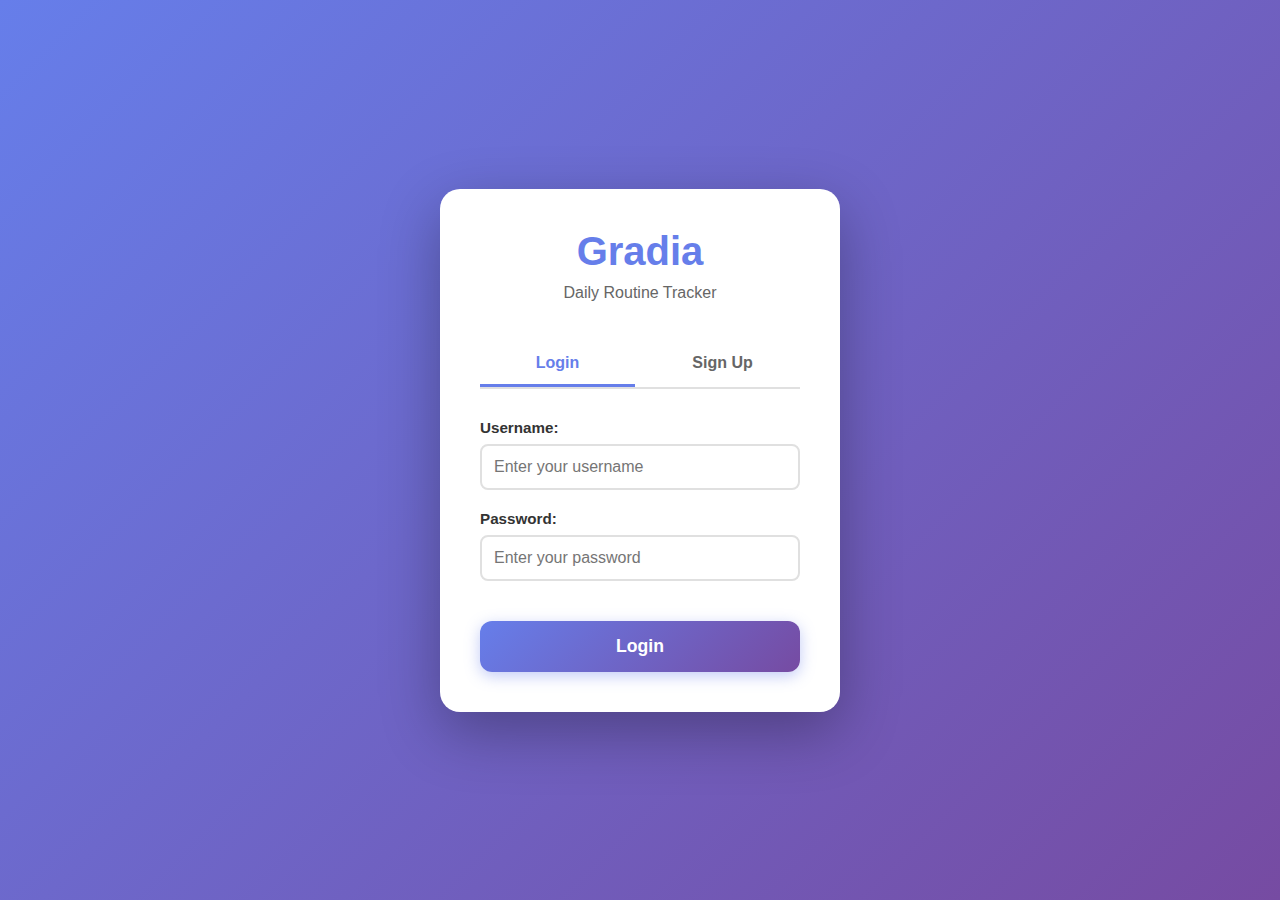
<file: login.html>
<!DOCTYPE html>
<html lang="en">
<head>
    <meta charset="UTF-8">
    <meta name="viewport" content="width=device-width, initial-scale=1.0">
    <title>Gradia - Login</title>
    <link rel="stylesheet" href="styles.css">
</head>
<body>
    <div class="container login-container">
        <header>
            <h1>Gradia</h1>
            <p class="subtitle">Daily Routine Tracker</p>
        </header>
        
        <div class="auth-tabs">
            <button class="tab-btn active" id="loginTab">Login</button>
            <button class="tab-btn" id="signupTab">Sign Up</button>
        </div>
        
        <!-- Login Form -->
        <form id="loginForm" class="auth-form">
            <div class="input-group">
                <label for="loginUsername">Username:</label>
                <input type="text" id="loginUsername" placeholder="Enter your username" required>
            </div>
            <div class="input-group">
                <label for="loginPassword">Password:</label>
                <input type="password" id="loginPassword" placeholder="Enter your password" required>
            </div>
            <button type="submit" class="submit-btn">Login</button>
        </form>
        
        <!-- Sign Up Form -->
        <form id="signupForm" class="auth-form" style="display: none;">
            <div class="input-group">
                <label for="signupUsername">Username:</label>
                <input type="text" id="signupUsername" placeholder="Choose a username" required>
            </div>
            <div class="input-group">
                <label for="signupPassword">Password:</label>
                <input type="password" id="signupPassword" placeholder="Choose a password" required>
            </div>
            <div class="input-group">
                <label for="confirmPassword">Confirm Password:</label>
                <input type="password" id="confirmPassword" placeholder="Confirm your password" required>
            </div>
            <button type="submit" class="submit-btn">Sign Up</button>
        </form>
        
        <div id="message" class="message"></div>
    </div>
    
    <script src="auth.js"></script>
</body>
</html>
</file>
<file: styles.css>
* {
    margin: 0;
    padding: 0;
    box-sizing: border-box;
}

body {
    font-family: -apple-system, BlinkMacSystemFont, 'Segoe UI', Roboto, Oxygen, Ubuntu, Cantarell, sans-serif;
    background: linear-gradient(135deg, #667eea 0%, #764ba2 100%);
    min-height: 100vh;
    display: flex;
    justify-content: center;
    align-items: center;
    padding: 20px;
}

.container {
    background: white;
    border-radius: 20px;
    box-shadow: 0 20px 60px rgba(0, 0, 0, 0.3);
    padding: 40px;
    max-width: 500px;
    width: 100%;
    animation: fadeIn 0.5s ease-in;
}

@keyframes fadeIn {
    from {
        opacity: 0;
        transform: translateY(-20px);
    }
    to {
        opacity: 1;
        transform: translateY(0);
    }
}

header {
    text-align: center;
    margin-bottom: 40px;
    position: relative;
}

.user-info {
    margin-top: 15px;
    font-size: 0.9rem;
    color: #666;
    display: flex;
    align-items: center;
    justify-content: center;
    gap: 10px;
}

.logout-btn {
    padding: 5px 12px;
    font-size: 0.8rem;
    background: #dc3545;
    color: white;
    border: none;
    border-radius: 6px;
    cursor: pointer;
    transition: background 0.3s;
}

.logout-btn:hover {
    background: #c82333;
}

h1 {
    font-size: 2.5rem;
    color: #667eea;
    margin-bottom: 10px;
    font-weight: 700;
}

.subtitle {
    color: #666;
    font-size: 1rem;
}

#trackerForm {
    display: flex;
    flex-direction: column;
    gap: 30px;
}

.slider-group {
    display: flex;
    flex-direction: column;
    gap: 10px;
}

.slider-group label {
    font-size: 1.1rem;
    font-weight: 600;
    color: #333;
    margin-bottom: 5px;
}

.slider-container {
    display: flex;
    align-items: center;
    gap: 15px;
}

.slider {
    flex: 1;
    height: 8px;
    border-radius: 5px;
    background: #e0e0e0;
    outline: none;
    -webkit-appearance: none;
    appearance: none;
    cursor: pointer;
    transition: background 0.3s;
}

.slider:hover {
    background: #d0d0d0;
}

.slider::-webkit-slider-thumb {
    -webkit-appearance: none;
    appearance: none;
    width: 24px;
    height: 24px;
    border-radius: 50%;
    background: linear-gradient(135deg, #667eea 0%, #764ba2 100%);
    cursor: pointer;
    box-shadow: 0 2px 6px rgba(102, 126, 234, 0.4);
    transition: transform 0.2s, box-shadow 0.2s;
}

.slider::-webkit-slider-thumb:hover {
    transform: scale(1.1);
    box-shadow: 0 3px 8px rgba(102, 126, 234, 0.6);
}

.slider::-moz-range-thumb {
    width: 24px;
    height: 24px;
    border-radius: 50%;
    background: linear-gradient(135deg, #667eea 0%, #764ba2 100%);
    cursor: pointer;
    border: none;
    box-shadow: 0 2px 6px rgba(102, 126, 234, 0.4);
    transition: transform 0.2s, box-shadow 0.2s;
}

.slider::-moz-range-thumb:hover {
    transform: scale(1.1);
    box-shadow: 0 3px 8px rgba(102, 126, 234, 0.6);
}

.slider-value {
    min-width: 40px;
    text-align: center;
    font-size: 1.2rem;
    font-weight: 700;
    color: #667eea;
    background: #f0f0f0;
    padding: 8px 12px;
    border-radius: 10px;
    transition: all 0.3s;
}

.submit-btn {
    margin-top: 20px;
    padding: 15px 30px;
    font-size: 1.1rem;
    font-weight: 600;
    color: white;
    background: linear-gradient(135deg, #667eea 0%, #764ba2 100%);
    border: none;
    border-radius: 12px;
    cursor: pointer;
    transition: transform 0.2s, box-shadow 0.2s;
    box-shadow: 0 4px 15px rgba(102, 126, 234, 0.4);
}

.submit-btn:hover {
    transform: translateY(-2px);
    box-shadow: 0 6px 20px rgba(102, 126, 234, 0.6);
}

.submit-btn:active {
    transform: translateY(0);
}

.message {
    margin-top: 20px;
    padding: 12px;
    border-radius: 8px;
    text-align: center;
    font-weight: 500;
    display: none;
}

.message.success {
    display: block;
    background: #d4edda;
    color: #155724;
    border: 1px solid #c3e6cb;
}

.message.error {
    display: block;
    background: #f8d7da;
    color: #721c24;
    border: 1px solid #f5c6cb;
}

.settings-section {
    margin-top: 30px;
    padding-top: 20px;
    border-top: 1px solid #e0e0e0;
}

.settings-btn {
    background: transparent;
    border: 2px solid #667eea;
    color: #667eea;
    padding: 8px 16px;
    border-radius: 8px;
    cursor: pointer;
    font-size: 0.9rem;
    transition: all 0.3s;
    width: 100%;
}

.settings-btn:hover {
    background: #667eea;
    color: white;
}

.settings-panel {
    margin-top: 20px;
    padding: 20px;
    background: #f8f9fa;
    border-radius: 12px;
    animation: slideDown 0.3s ease-out;
}

@keyframes slideDown {
    from {
        opacity: 0;
        transform: translateY(-10px);
    }
    to {
        opacity: 1;
        transform: translateY(0);
    }
}

.settings-panel h3 {
    margin-bottom: 15px;
    color: #333;
    font-size: 1.2rem;
}

.settings-note {
    color: #666;
    font-size: 0.9rem;
    margin-bottom: 20px;
}

.input-group {
    margin-bottom: 15px;
}

.input-group label {
    display: block;
    margin-bottom: 5px;
    font-weight: 600;
    color: #333;
    font-size: 0.9rem;
}

.input-group input {
    width: 100%;
    padding: 10px;
    border: 1px solid #ddd;
    border-radius: 8px;
    font-size: 0.9rem;
    transition: border-color 0.3s;
}

.input-group input:focus {
    outline: none;
    border-color: #667eea;
}

.help-text {
    display: block;
    margin-top: 5px;
    font-size: 0.8rem;
    color: #666;
}

.help-text a {
    color: #667eea;
    text-decoration: none;
}

.help-text a:hover {
    text-decoration: underline;
}

.save-settings-btn {
    margin-top: 10px;
    padding: 10px 20px;
    font-size: 0.9rem;
    font-weight: 600;
    color: white;
    background: linear-gradient(135deg, #667eea 0%, #764ba2 100%);
    border: none;
    border-radius: 8px;
    cursor: pointer;
    transition: transform 0.2s, box-shadow 0.2s;
    width: 100%;
}

.save-settings-btn:hover {
    transform: translateY(-2px);
    box-shadow: 0 4px 12px rgba(102, 126, 234, 0.4);
}

/* Login/Signup Styles */
.login-container {
    max-width: 400px;
}

.auth-tabs {
    display: flex;
    gap: 10px;
    margin-bottom: 30px;
    border-bottom: 2px solid #e0e0e0;
}

.tab-btn {
    flex: 1;
    padding: 12px;
    background: transparent;
    border: none;
    border-bottom: 3px solid transparent;
    cursor: pointer;
    font-size: 1rem;
    font-weight: 600;
    color: #666;
    transition: all 0.3s;
}

.tab-btn:hover {
    color: #667eea;
}

.tab-btn.active {
    color: #667eea;
    border-bottom-color: #667eea;
}

.auth-form {
    display: flex;
    flex-direction: column;
    gap: 20px;
}

.auth-form .input-group {
    margin-bottom: 0;
}

.auth-form .input-group label {
    display: block;
    margin-bottom: 8px;
    font-weight: 600;
    color: #333;
    font-size: 0.95rem;
}

.auth-form .input-group input {
    width: 100%;
    padding: 12px;
    border: 2px solid #e0e0e0;
    border-radius: 8px;
    font-size: 1rem;
    transition: border-color 0.3s;
}

.auth-form .input-group input:focus {
    outline: none;
    border-color: #667eea;
}

/* Stats Section */
.stats-section {
    display: flex;
    gap: 15px;
    margin: 30px 0;
}

.stat-card {
    flex: 1;
    background: linear-gradient(135deg, #667eea 0%, #764ba2 100%);
    color: white;
    padding: 20px;
    border-radius: 12px;
    text-align: center;
    box-shadow: 0 4px 15px rgba(102, 126, 234, 0.3);
}

.stat-label {
    font-size: 0.9rem;
    opacity: 0.9;
    margin-bottom: 8px;
}

.stat-value {
    font-size: 2rem;
    font-weight: 700;
}

/* History Section */
.history-section {
    margin-top: 30px;
    padding-top: 20px;
    border-top: 1px solid #e0e0e0;
}

.history-section h3 {
    color: #333;
    margin-bottom: 15px;
    font-size: 1.3rem;
}

.refresh-btn {
    background: #f0f0f0;
    border: none;
    padding: 8px 16px;
    border-radius: 8px;
    cursor: pointer;
    font-size: 0.9rem;
    margin-bottom: 15px;
    transition: background 0.3s;
}

.refresh-btn:hover {
    background: #e0e0e0;
}

.history-container {
    max-height: 400px;
    overflow-y: auto;
    border: 1px solid #e0e0e0;
    border-radius: 8px;
    padding: 15px;
    background: #f8f9fa;
}

.loading-text {
    text-align: center;
    color: #666;
    padding: 20px;
}

.history-entry {
    background: white;
    padding: 15px;
    margin-bottom: 10px;
    border-radius: 8px;
    box-shadow: 0 2px 5px rgba(0, 0, 0, 0.1);
    display: flex;
    justify-content: space-between;
    align-items: center;
}

.history-entry:last-child {
    margin-bottom: 0;
}

.history-date {
    font-weight: 600;
    color: #333;
    font-size: 1rem;
}

.history-metrics {
    display: flex;
    gap: 15px;
    flex-wrap: wrap;
}

.history-metric {
    display: flex;
    flex-direction: column;
    align-items: center;
    min-width: 50px;
}

.history-metric-label {
    font-size: 0.75rem;
    color: #666;
    margin-bottom: 4px;
}

.history-metric-value {
    font-size: 1.2rem;
    font-weight: 700;
    color: #667eea;
}

.no-entries {
    text-align: center;
    color: #666;
    padding: 40px;
    font-style: italic;
}

/* Mobile responsiveness */
@media (max-width: 600px) {
    .container {
        padding: 30px 20px;
    }
    
    h1 {
        font-size: 2rem;
    }
    
    .slider-group label {
        font-size: 1rem;
    }
    
    .stats-section {
        flex-direction: column;
    }
    
    .history-metrics {
        gap: 10px;
    }
    
    .history-entry {
        flex-direction: column;
        align-items: flex-start;
        gap: 10px;
    }
}
</file>
